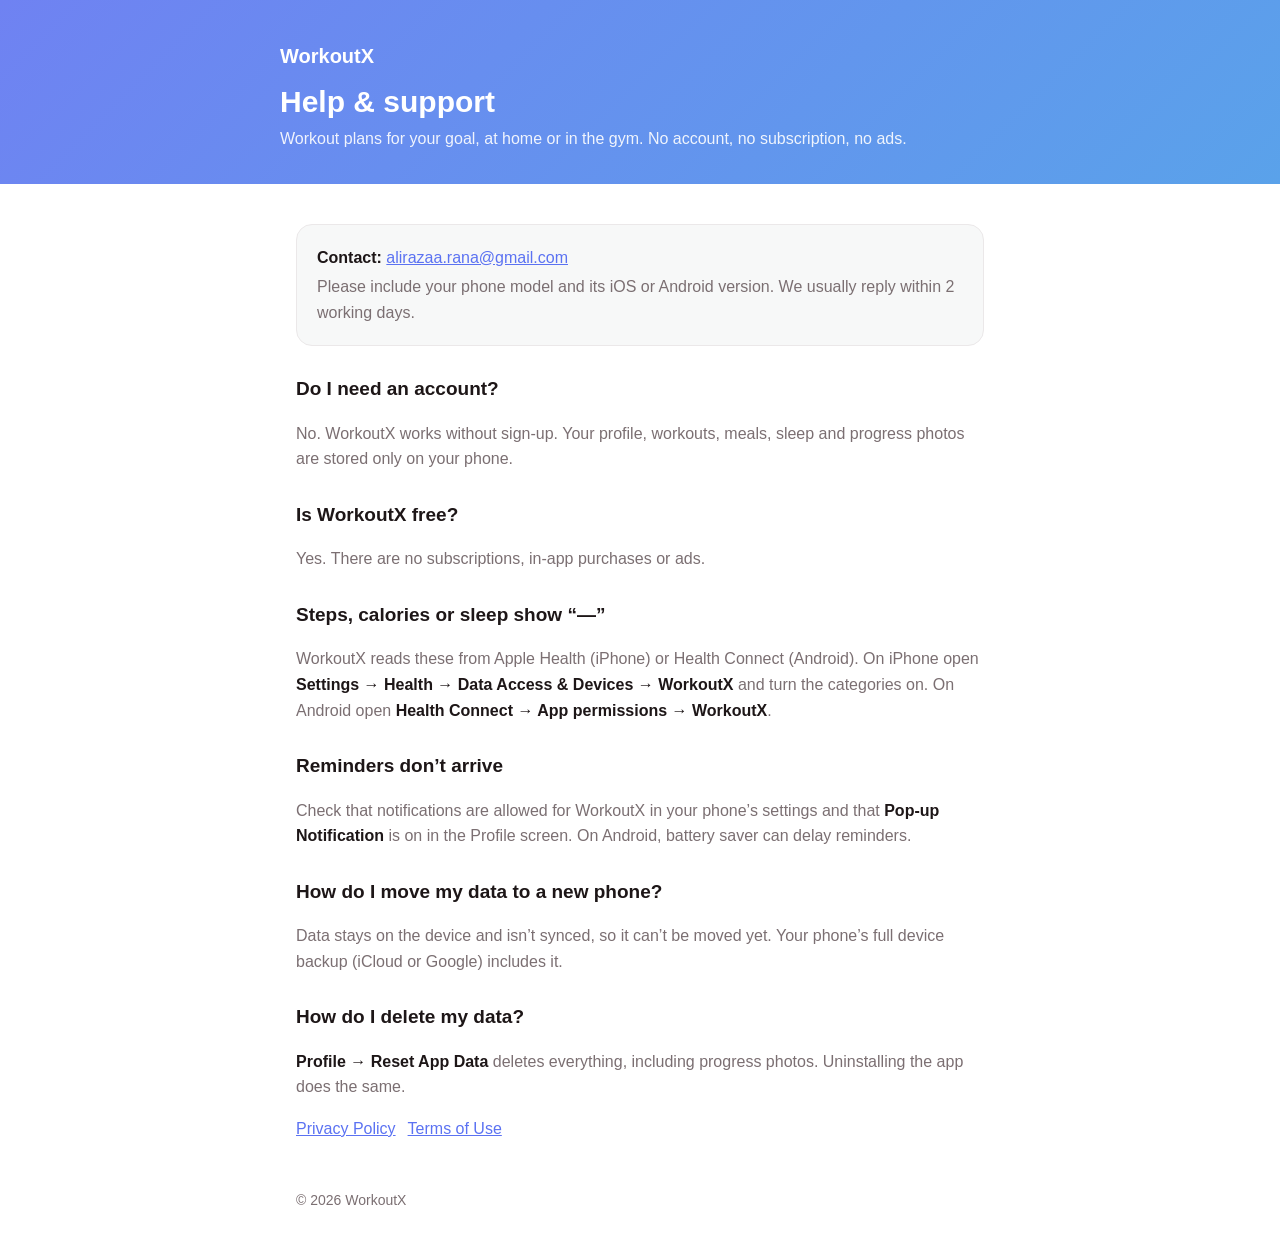
<file: index.html>
<!doctype html>
<html lang="en">
<head>
  <meta charset="utf-8">
  <meta name="viewport" content="width=device-width, initial-scale=1">
  <title>WorkoutX Support</title>
  <meta name="description" content="WorkoutX: workout plans for your goal, at home or in the gym. Free, no account, private.">
  <link rel="stylesheet" href="style.css">
</head>
<body>
<header>
  <div class="wrap">
    <a href="index.html">WorkoutX</a>
    <h1>Help &amp; support</h1>
    <p>Workout plans for your goal, at home or in the gym. No account, no subscription, no ads.</p>
  </div>
</header>
<main>
  <div class="card">
    <p><strong>Contact:</strong> <a href="mailto:alirazaa.rana@gmail.com?subject=WorkoutX%20support">alirazaa.rana@gmail.com</a></p>
    <p>Please include your phone model and its iOS or Android version. We usually reply within 2 working days.</p>
  </div>

  <h2>Do I need an account?</h2>
  <p>No. WorkoutX works without sign-up. Your profile, workouts, meals, sleep and progress photos are stored only on your phone.</p>

  <h2>Is WorkoutX free?</h2>
  <p>Yes. There are no subscriptions, in-app purchases or ads.</p>

  <h2>Steps, calories or sleep show “—”</h2>
  <p>WorkoutX reads these from Apple Health (iPhone) or Health Connect (Android). On iPhone open <strong>Settings → Health → Data Access &amp; Devices → WorkoutX</strong> and turn the categories on. On Android open <strong>Health Connect → App permissions → WorkoutX</strong>.</p>

  <h2>Reminders don’t arrive</h2>
  <p>Check that notifications are allowed for WorkoutX in your phone’s settings and that <strong>Pop-up Notification</strong> is on in the Profile screen. On Android, battery saver can delay reminders.</p>

  <h2>How do I move my data to a new phone?</h2>
  <p>Data stays on the device and isn’t synced, so it can’t be moved yet. Your phone’s full device backup (iCloud or Google) includes it.</p>

  <h2>How do I delete my data?</h2>
  <p><strong>Profile → Reset App Data</strong> deletes everything, including progress photos. Uninstalling the app does the same.</p>

  <nav class="links">
    <a href="privacy.html">Privacy Policy</a>
    <a href="terms.html">Terms of Use</a>
  </nav>
</main>
<footer>© 2026 WorkoutX</footer>
</body>
</html>
</file>
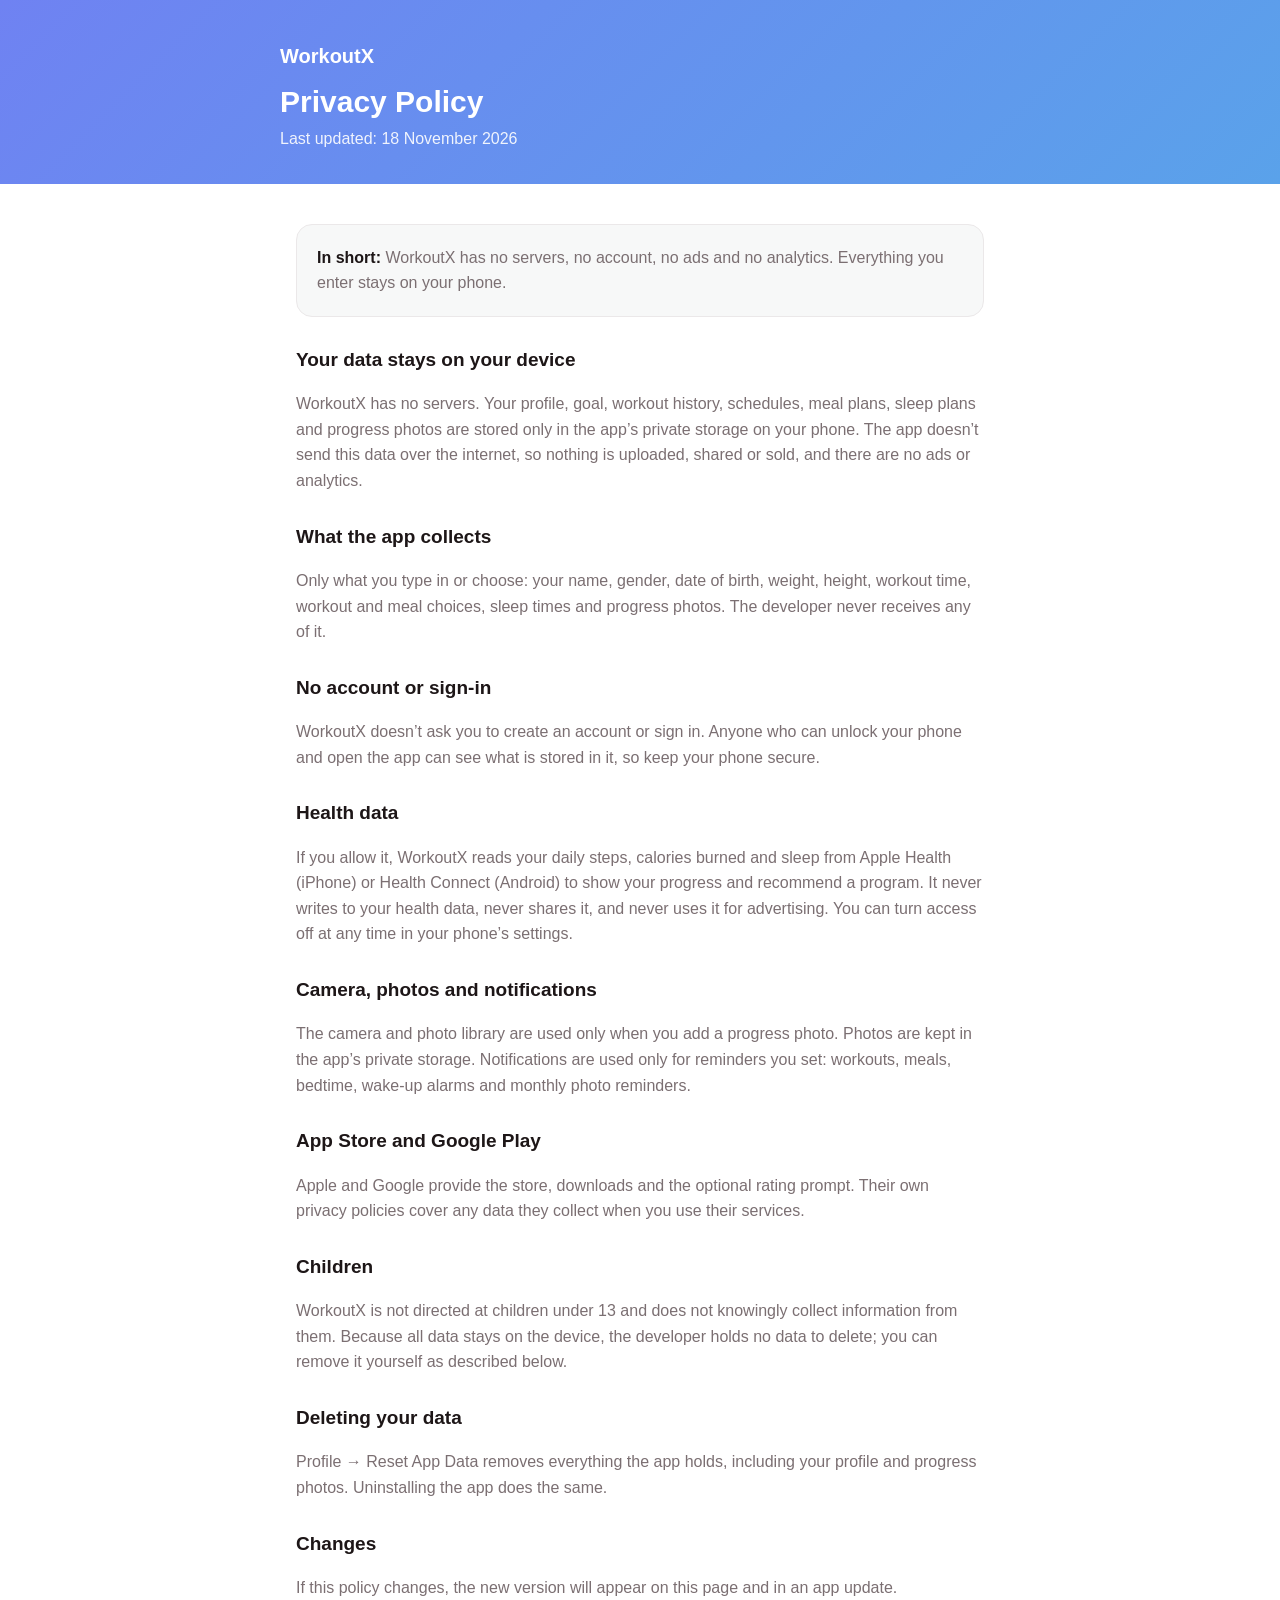
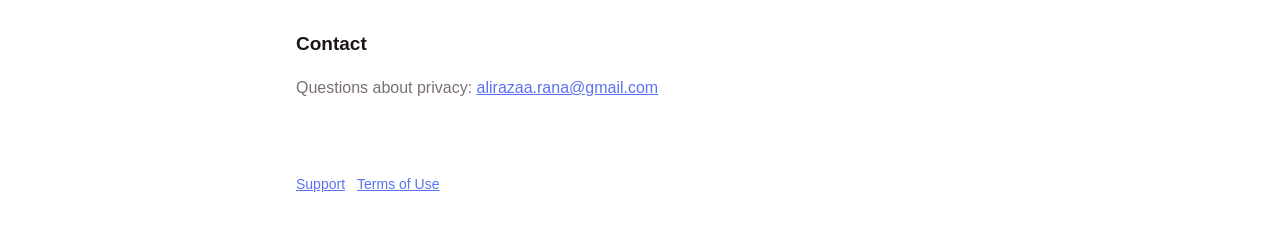
<file: privacy.html>
<!doctype html>
<html lang="en">
<head>
  <meta charset="utf-8">
  <meta name="viewport" content="width=device-width, initial-scale=1">
  <title>WorkoutX Privacy Policy</title>
  <meta name="description" content="WorkoutX keeps your data on your device. No account, no servers, no ads, no analytics.">
  <link rel="stylesheet" href="style.css">
</head>
<body>
<header>
  <div class="wrap">
    <a href="index.html">WorkoutX</a>
    <h1>Privacy Policy</h1>
    <p>Last updated: 18 November 2026</p>
  </div>
</header>
<main>
  <!-- Keep this text in step with privacySections() in shared/.../ui/screens/LegalScreen.kt -->
  <div class="card">
    <p><strong>In short:</strong> WorkoutX has no servers, no account, no ads and no analytics. Everything you enter stays on your phone.</p>
  </div>

  <h2>Your data stays on your device</h2>
  <p>WorkoutX has no servers. Your profile, goal, workout history, schedules, meal plans, sleep plans and progress photos are stored only in the app’s private storage on your phone. The app doesn’t send this data over the internet, so nothing is uploaded, shared or sold, and there are no ads or analytics.</p>

  <h2>What the app collects</h2>
  <p>Only what you type in or choose: your name, gender, date of birth, weight, height, workout time, workout and meal choices, sleep times and progress photos. The developer never receives any of it.</p>

  <h2>No account or sign-in</h2>
  <p>WorkoutX doesn’t ask you to create an account or sign in. Anyone who can unlock your phone and open the app can see what is stored in it, so keep your phone secure.</p>

  <h2>Health data</h2>
  <p>If you allow it, WorkoutX reads your daily steps, calories burned and sleep from Apple Health (iPhone) or Health Connect (Android) to show your progress and recommend a program. It never writes to your health data, never shares it, and never uses it for advertising. You can turn access off at any time in your phone’s settings.</p>

  <h2>Camera, photos and notifications</h2>
  <p>The camera and photo library are used only when you add a progress photo. Photos are kept in the app’s private storage. Notifications are used only for reminders you set: workouts, meals, bedtime, wake-up alarms and monthly photo reminders.</p>

  <h2>App Store and Google Play</h2>
  <p>Apple and Google provide the store, downloads and the optional rating prompt. Their own privacy policies cover any data they collect when you use their services.</p>

  <h2>Children</h2>
  <p>WorkoutX is not directed at children under 13 and does not knowingly collect information from them. Because all data stays on the device, the developer holds no data to delete; you can remove it yourself as described below.</p>

  <h2>Deleting your data</h2>
  <p>Profile → Reset App Data removes everything the app holds, including your profile and progress photos. Uninstalling the app does the same.</p>

  <h2>Changes</h2>
  <p>If this policy changes, the new version will appear on this page and in an app update.</p>

  <h2>Contact</h2>
  <p>Questions about privacy: <a href="mailto:alirazaa.rana@gmail.com">alirazaa.rana@gmail.com</a></p>
</main>
<footer>
  <nav class="links"><a href="index.html">Support</a> <a href="terms.html">Terms of Use</a></nav>
</footer>
</body>
</html>
</file>
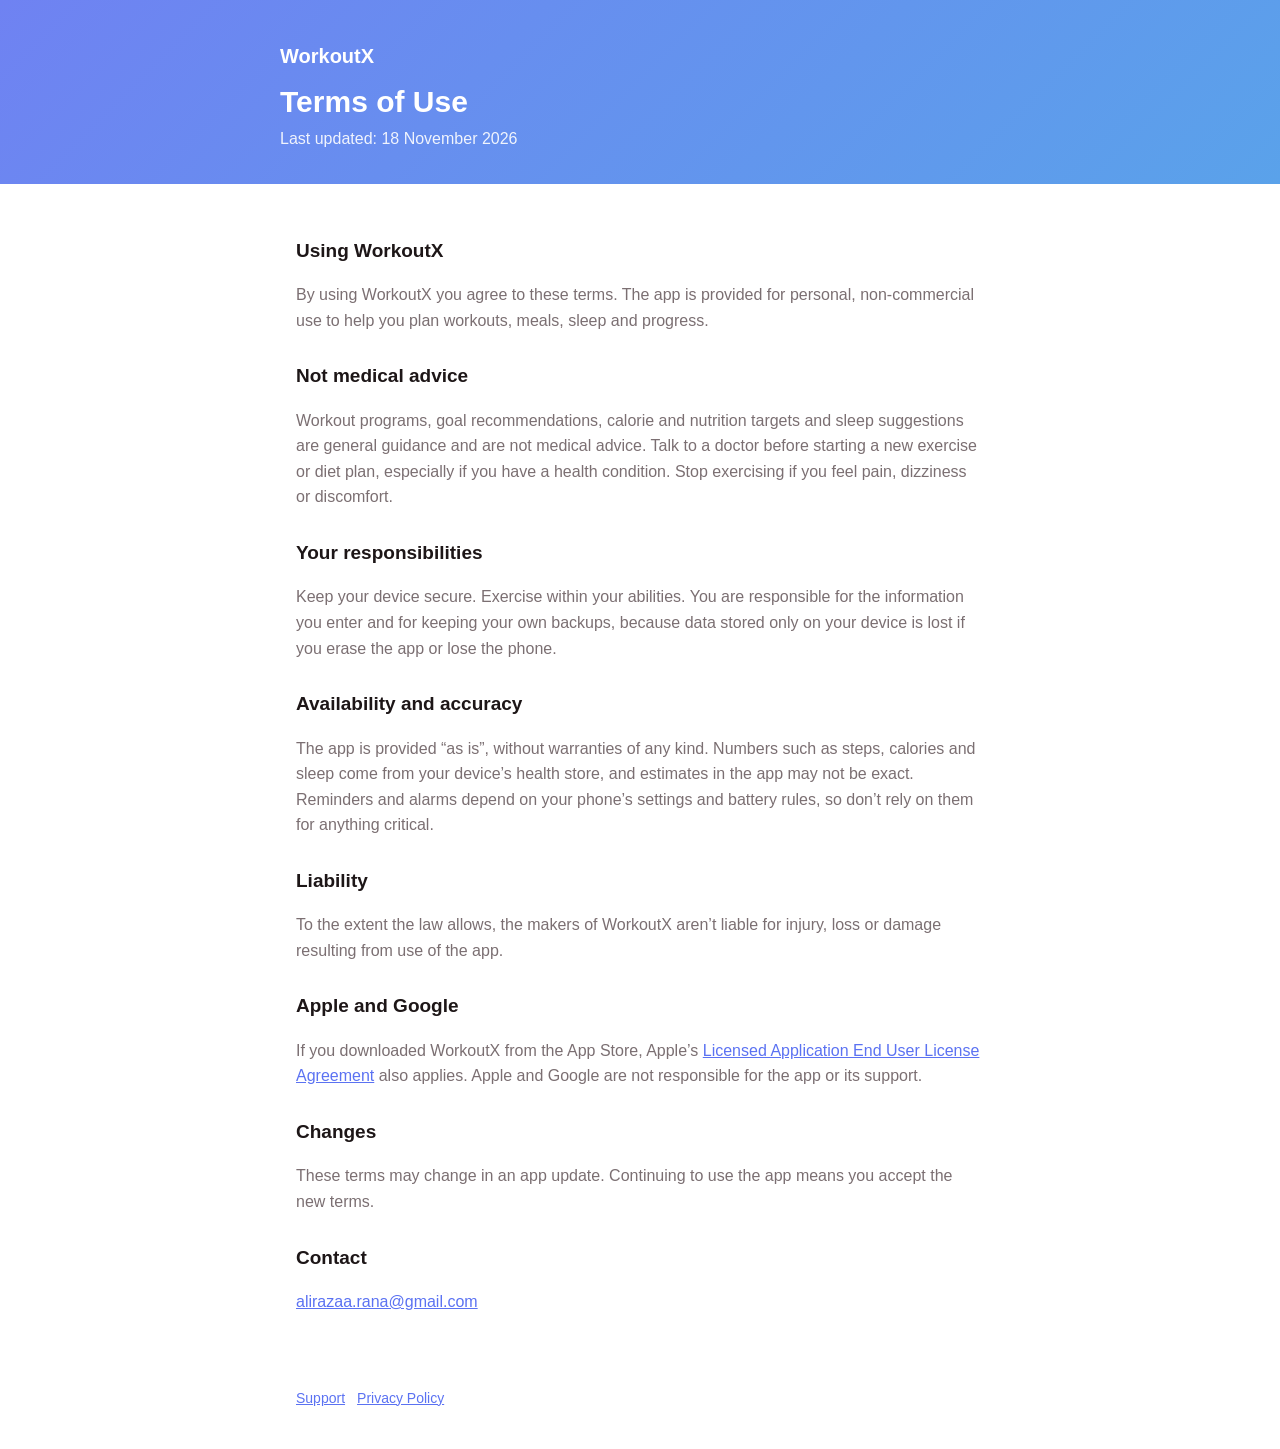
<file: terms.html>
<!doctype html>
<html lang="en">
<head>
  <meta charset="utf-8">
  <meta name="viewport" content="width=device-width, initial-scale=1">
  <title>WorkoutX Terms of Use</title>
  <link rel="stylesheet" href="style.css">
</head>
<body>
<header>
  <div class="wrap">
    <a href="index.html">WorkoutX</a>
    <h1>Terms of Use</h1>
    <p>Last updated: 18 November 2026</p>
  </div>
</header>
<main>
  <!-- Keep this text in step with termsSections() in shared/.../ui/screens/LegalScreen.kt -->
  <h2>Using WorkoutX</h2>
  <p>By using WorkoutX you agree to these terms. The app is provided for personal, non-commercial use to help you plan workouts, meals, sleep and progress.</p>

  <h2>Not medical advice</h2>
  <p>Workout programs, goal recommendations, calorie and nutrition targets and sleep suggestions are general guidance and are not medical advice. Talk to a doctor before starting a new exercise or diet plan, especially if you have a health condition. Stop exercising if you feel pain, dizziness or discomfort.</p>

  <h2>Your responsibilities</h2>
  <p>Keep your device secure. Exercise within your abilities. You are responsible for the information you enter and for keeping your own backups, because data stored only on your device is lost if you erase the app or lose the phone.</p>

  <h2>Availability and accuracy</h2>
  <p>The app is provided “as is”, without warranties of any kind. Numbers such as steps, calories and sleep come from your device’s health store, and estimates in the app may not be exact. Reminders and alarms depend on your phone’s settings and battery rules, so don’t rely on them for anything critical.</p>

  <h2>Liability</h2>
  <p>To the extent the law allows, the makers of WorkoutX aren’t liable for injury, loss or damage resulting from use of the app.</p>

  <h2>Apple and Google</h2>
  <p>If you downloaded WorkoutX from the App Store, Apple’s <a href="https://www.apple.com/legal/internet-services/itunes/dev/stdeula/">Licensed Application End User License Agreement</a> also applies. Apple and Google are not responsible for the app or its support.</p>

  <h2>Changes</h2>
  <p>These terms may change in an app update. Continuing to use the app means you accept the new terms.</p>

  <h2>Contact</h2>
  <p><a href="mailto:alirazaa.rana@gmail.com">alirazaa.rana@gmail.com</a></p>
</main>
<footer>
  <nav class="links"><a href="index.html">Support</a> <a href="privacy.html">Privacy Policy</a></nav>
</footer>
</body>
</html>
</file>
<file: style.css>
:root {
  --bg: #ffffff;
  --surface: #f7f8f8;
  --text: #1d1617;
  --muted: #7b6f72;
  --accent: #92a3fd;
  --accent-2: #9dceff;
  --border: #ebe8e9;
}
@media (prefers-color-scheme: dark) {
  :root {
    --bg: #101216;
    --surface: #1b1e24;
    --text: #f4f1f2;
    --muted: #b4abae;
    --border: #25282f;
  }
}
* { box-sizing: border-box; }
body {
  margin: 0;
  background: var(--bg);
  color: var(--text);
  font: 16px/1.6 -apple-system, BlinkMacSystemFont, "Segoe UI", Roboto, Helvetica, Arial, sans-serif;
}
header {
  /* A shade darker than the app's #92A3FD → #9DCEFF so white text stays readable. */
  background: linear-gradient(135deg, #6f82f2, #5aa2ea);
  color: #fff;
  padding: 40px 16px 32px;
}
header p { color: #fff; }
header .wrap, main { max-width: 720px; margin: 0 auto; }
header a { color: #fff; text-decoration: none; font-weight: 700; font-size: 20px; }
header h1 { margin: 12px 0 0; font-size: 30px; line-height: 1.2; }
header p { margin: 6px 0 0; opacity: .9; }
main { padding: 24px 16px 48px; }
h2 { font-size: 19px; margin: 28px 0 6px; }
p, li { color: var(--muted); }
strong { color: var(--text); }
a { color: #5b72f2; }
.card {
  background: var(--surface);
  border: 1px solid var(--border);
  border-radius: 16px;
  padding: 16px 20px;
  margin: 16px 0;
}
.card p { margin: 4px 0; }
nav.links { display: flex; flex-wrap: wrap; gap: 12px; margin-top: 8px; }
footer { max-width: 720px; margin: 0 auto; padding: 0 16px 40px; color: var(--muted); font-size: 14px; }
</file>
